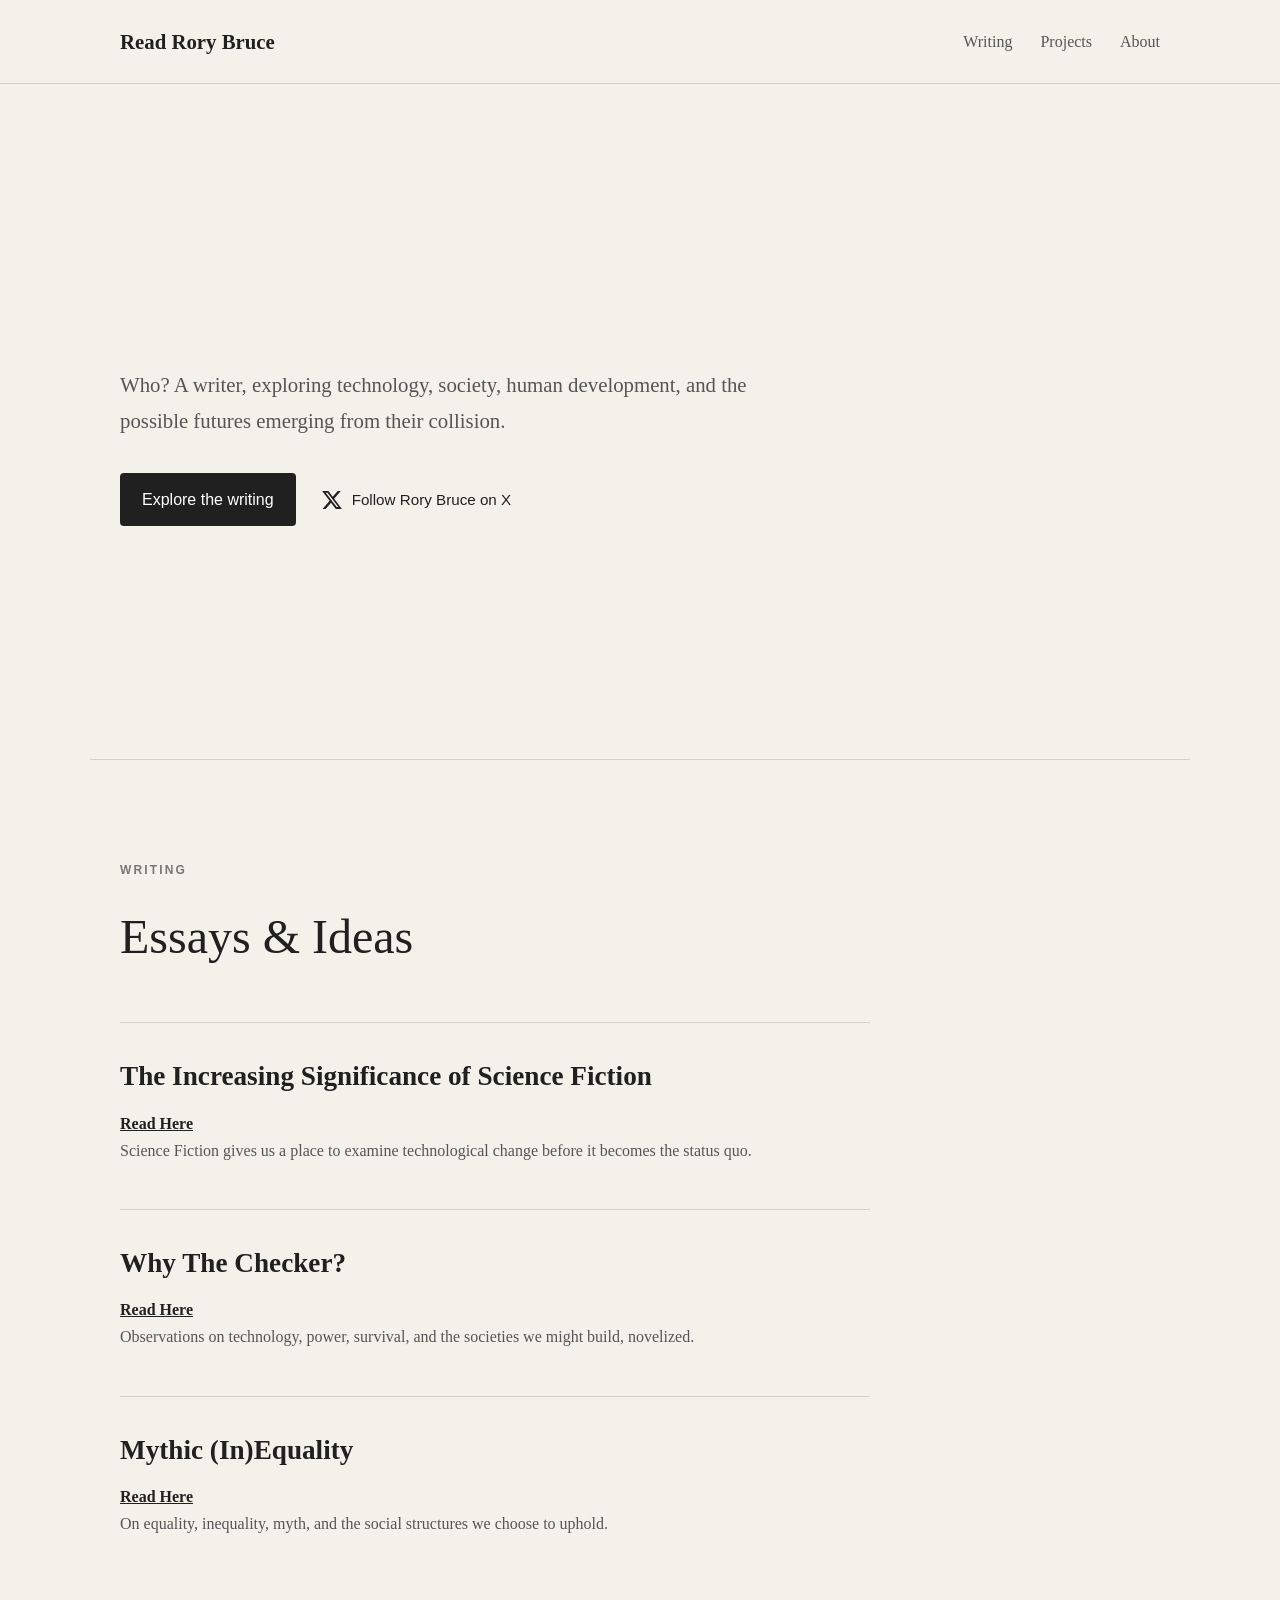
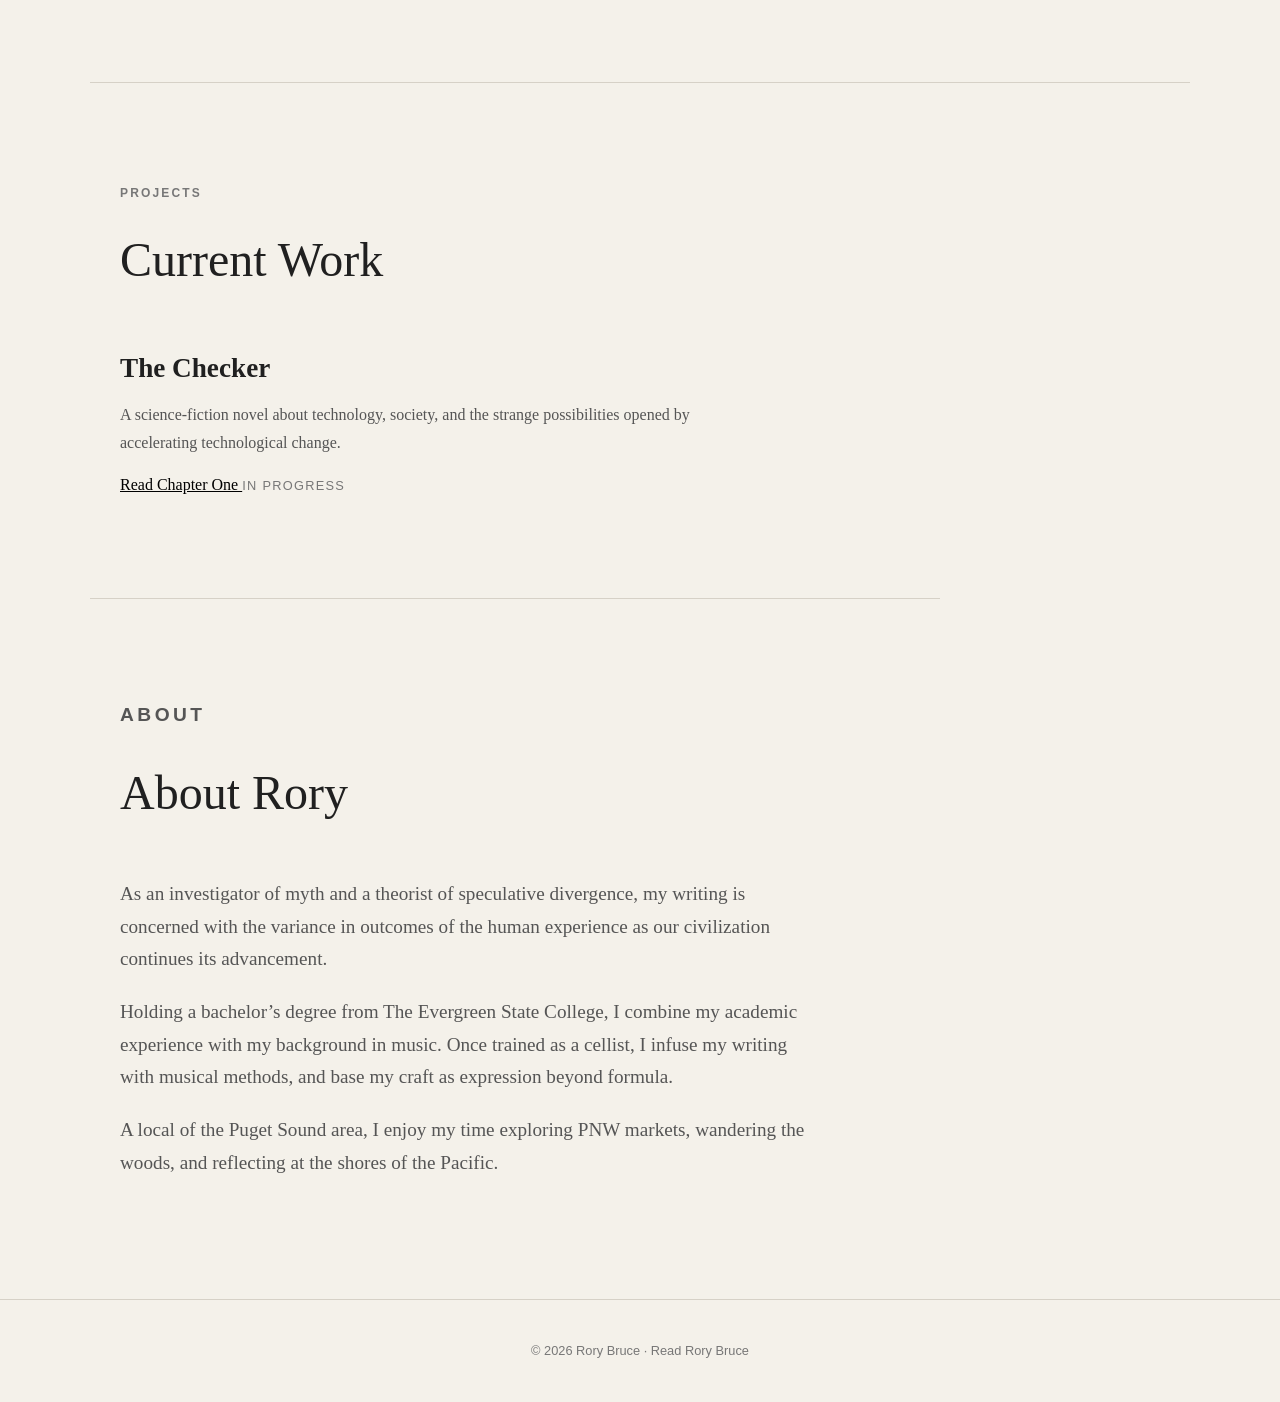
<file: index.html>
<!DOCTYPE html>
<html lang="en">
<head>
    <meta charset="UTF-8">
    <meta name="viewport" content="width=device-width, initial-scale=1.0">

    <title>Read Rory Bruce — Rory Bruce</title>

    <link rel="stylesheet" href="style.css">
</head>

<body>

    <header>
        <nav>
            <a href="index.html" class="logo">Read Rory Bruce</a>

            <div class="nav-links">
                <a href="#writing">Writing</a>
                <a href="#projects">Projects</a>
                <a href="#about">About</a>
            </div>
        </nav>
    </header>


    <main>

        <section class="hero">
            <p class="intro">
    Who? A writer, exploring technology, society,
    human development, and the possible futures emerging
    from their collision.
</p>

<div class="hero-links">


    <a href="#writing" class="button">Explore the writing</a>

    <a href="https://x.com/readrorybruce"
       target="_blank"
       rel="noopener noreferrer"
       class="x-link"
       aria-label="Follow Rory Bruce on X">

        <svg viewBox="0 0 24 24" aria-hidden="true">
            <path d="M18.244 2.25h3.308l-7.227 8.26 8.502 11.24H16.17l-5.214-6.817-5.963 6.817H1.684l7.73-8.835L1.254 2.25H8.08l4.713 6.231L18.244 2.25Zm-1.161 17.52h1.833L7.084 4.126H5.117L17.083 19.77Z"/>
        </svg>

        <span>Follow Rory Bruce on X</span>

    </a>

    

</div>
        </section>


        <section id="writing" class="section">

            <p class="section-label">WRITING</p>

            <h2>Essays & Ideas</h2>

            <article class="writing-card">
                <h3>The Increasing Significance of Science Fiction</h3> 
                <a href="essays/increasing-significance.html">
    Read Here
                </a>

                <p>
                    Science Fiction gives us a place to examine
                    technological change before it becomes the status quo.
                </p>

            </article>

            <article class="writing-card">
                <h3>Why The Checker?</h3>

                <a href="essays/Why-The-Checker.html">
                    Read Here
                </a>

                <p>
                    Observations on technology, power, survival,
                    and the societies we might build, novelized.
                </p>

            </article>

            <article class="writing-card">
                <h3>Mythic (In)Equality</h3>

                <a href="essays/mythic-inequality.html">
                    Read Here
                </a>

                <p>
                    On equality, inequality, myth, and the social
                    structures we choose to uphold.
                </p>

            </article>

        </section>


        <section id="projects" class="section">

            <p class="section-label">PROJECTS</p>

            <h2>Current Work</h2>

            <article class="project">
                <h3>The Checker</h3>

                <p>
                    A science-fiction novel about technology,
                    society, and the strange possibilities opened
                    by accelerating technological change.
                </p>

                <a href="Samples/the-checker-chapter-one.pdf" target="_blank">
    Read Chapter One
                </a>

                <span>In progress</span>
            </article>

        </section>


        <section id="about" class="section about">

    <p class="section-label">ABOUT</p>

    <h2>About Rory</h2>

    <p>
        As an investigator of myth and a theorist of speculative
        divergence, my writing is concerned with the variance in
        outcomes of the human experience as our civilization
        continues its advancement.
    </p>

    <p>
        Holding a bachelor’s degree from The Evergreen State College,
        I combine my academic experience with my background in music.
        Once trained as a cellist, I infuse my writing with musical
        methods, and base my craft as expression beyond formula.
    </p>

    <p>
        A local of the Puget Sound area, I enjoy my time exploring
        PNW markets, wandering the woods, and reflecting at the
        shores of the Pacific.
    </p>

</section>

    </main>
   



    <footer>
        <p>© 2026 Rory Bruce · Read Rory Bruce</p>
    </footer>

</body>
</html>
</file>
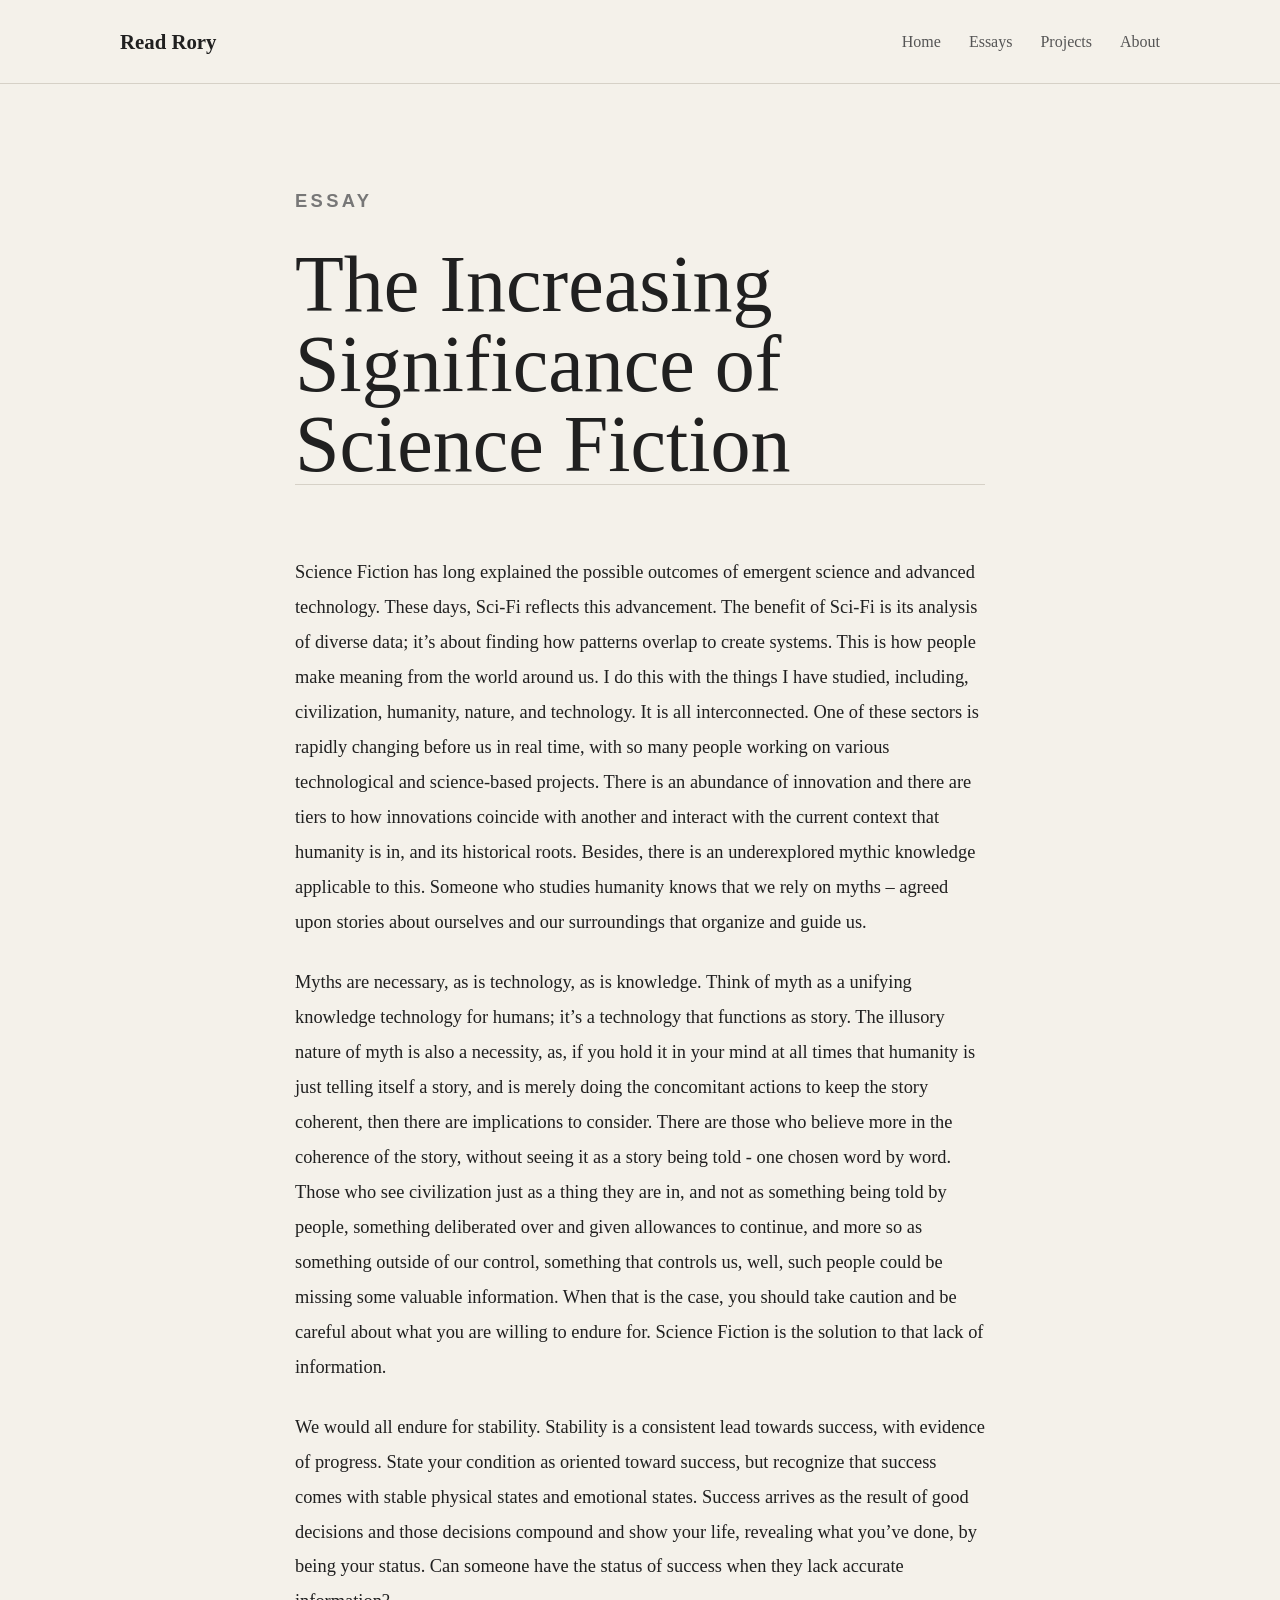
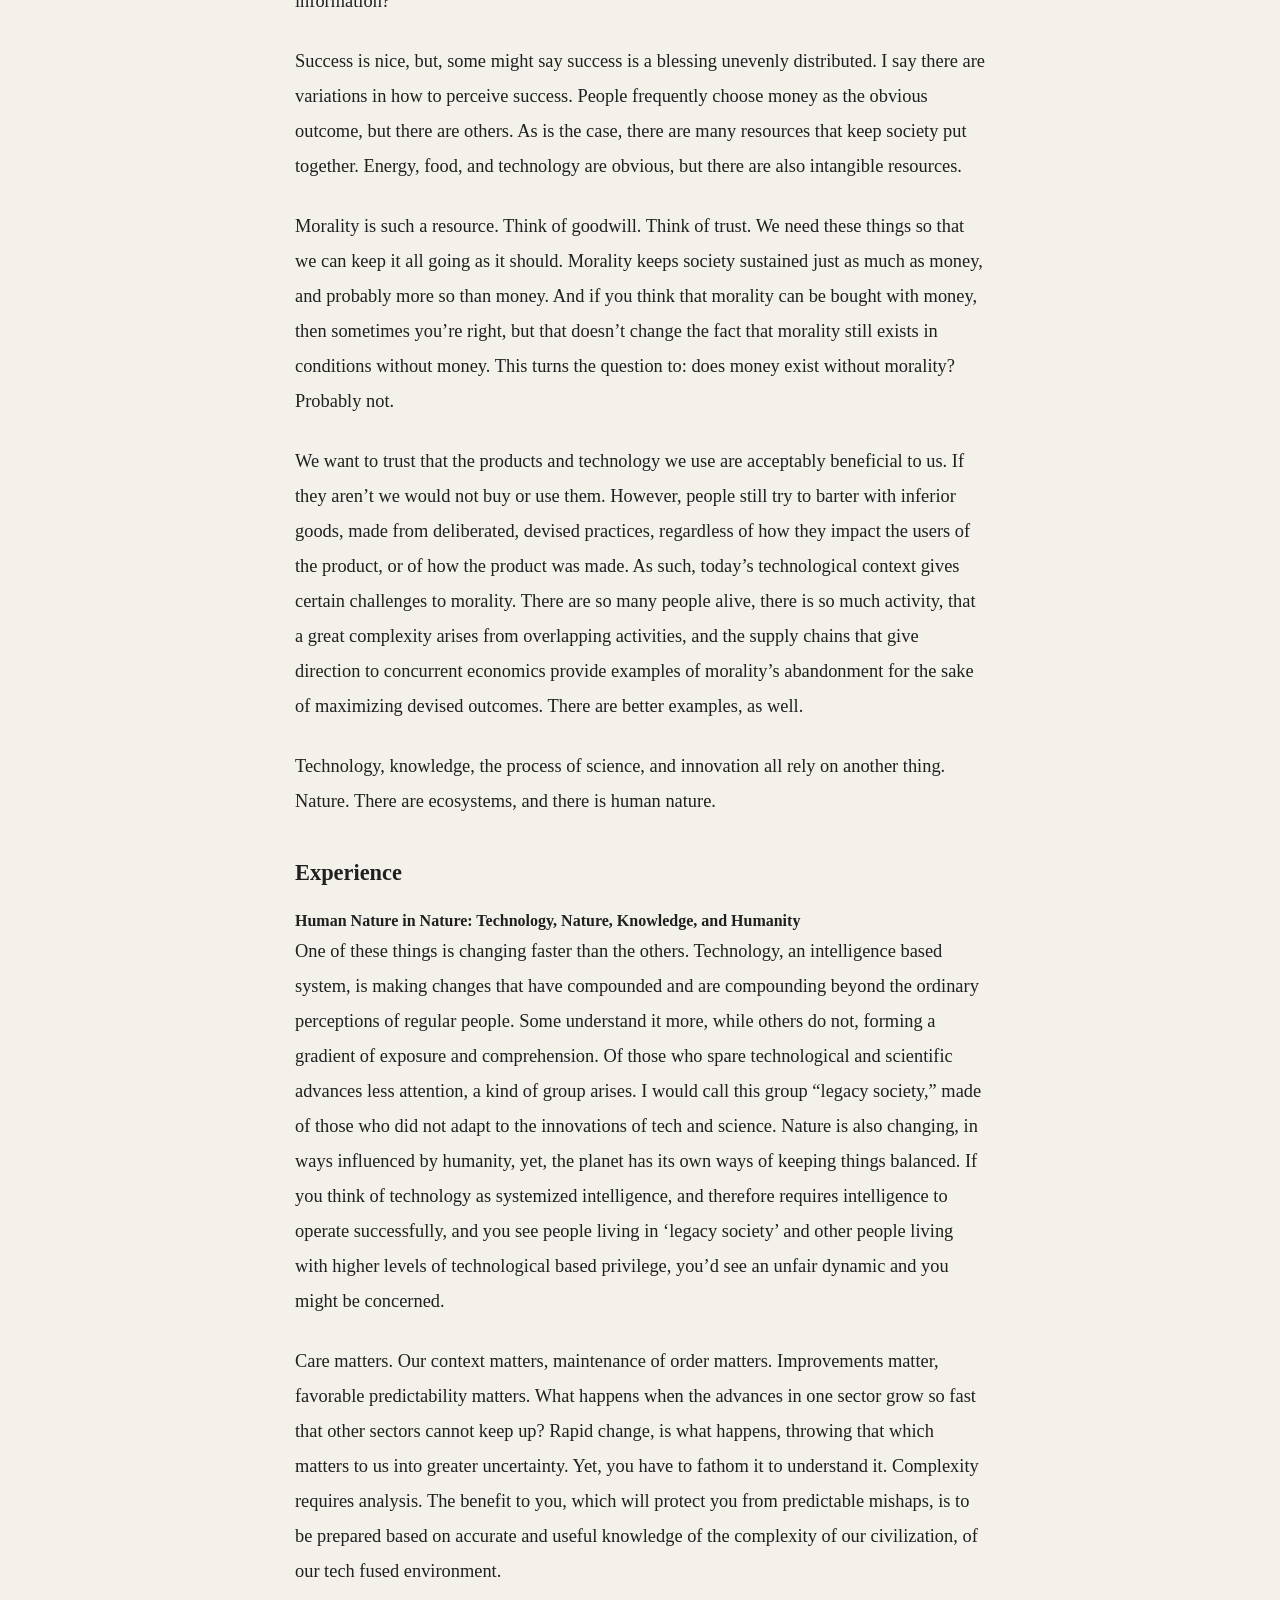
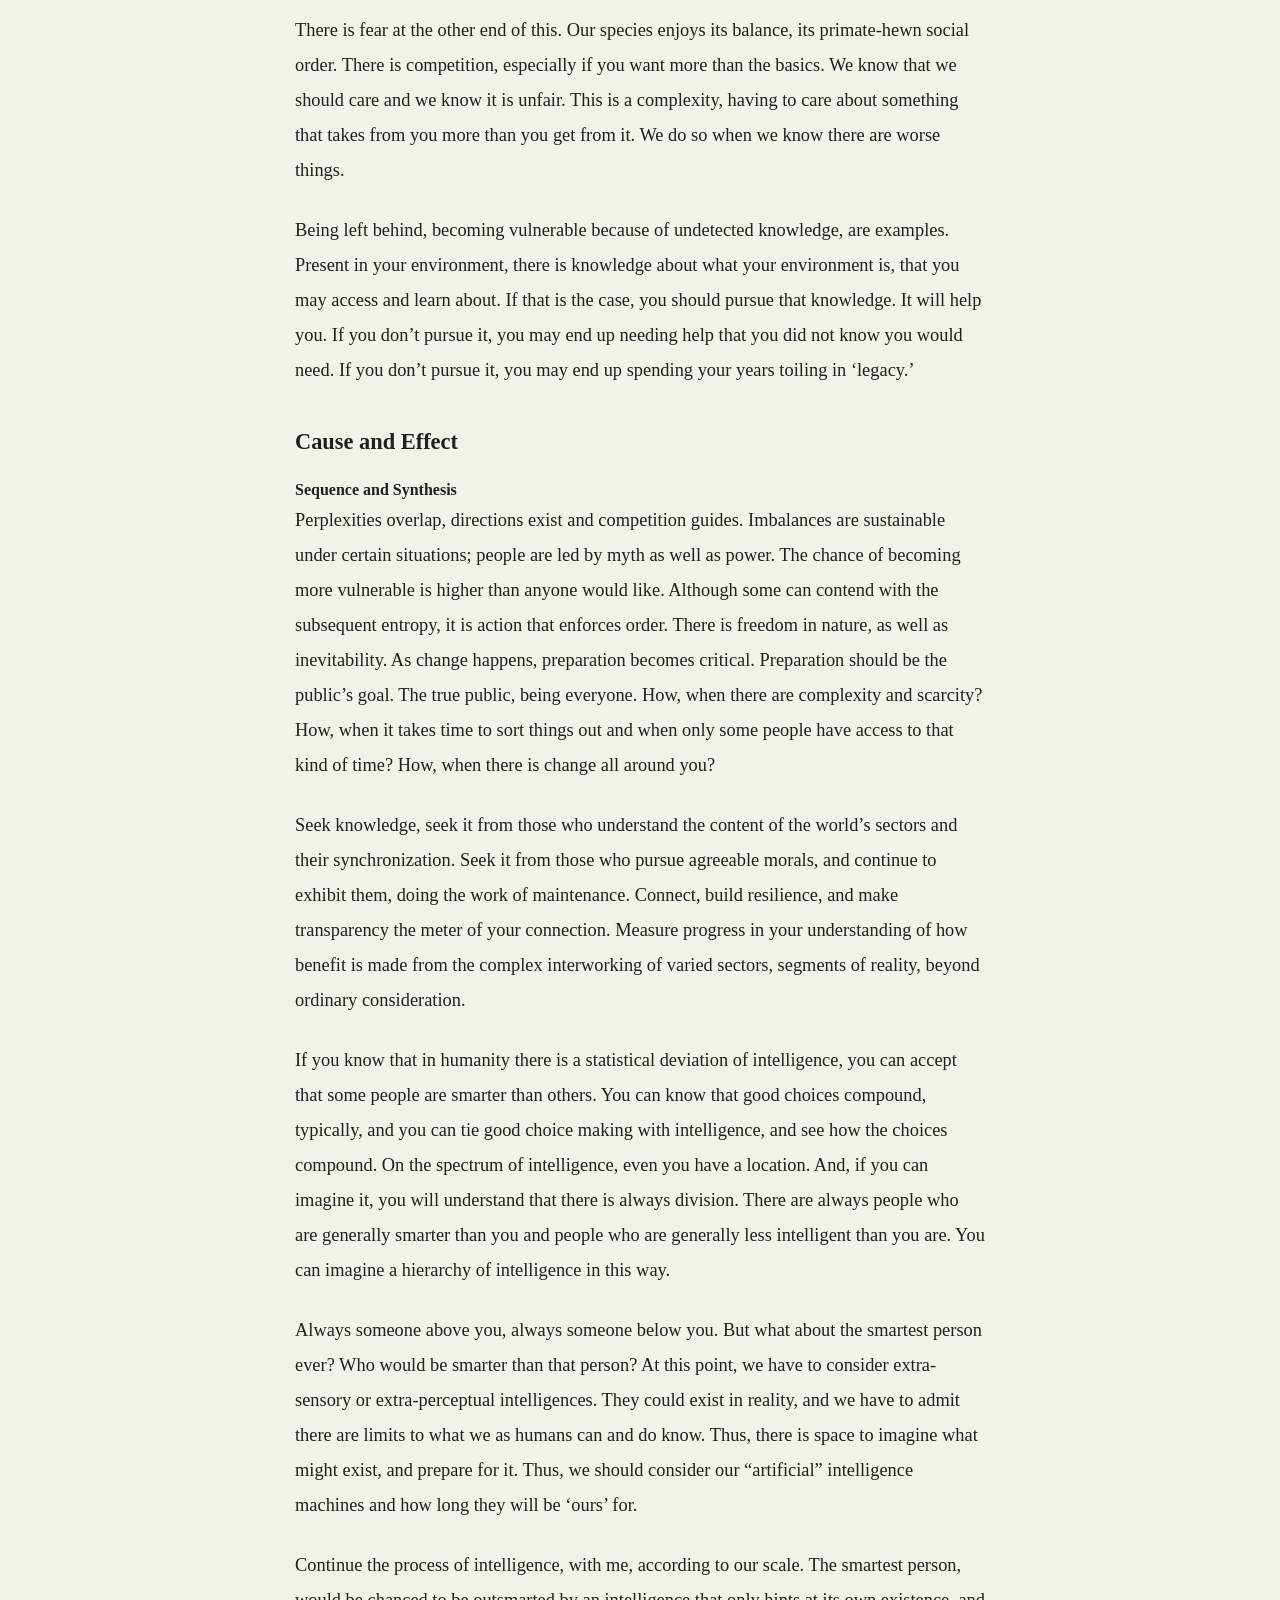
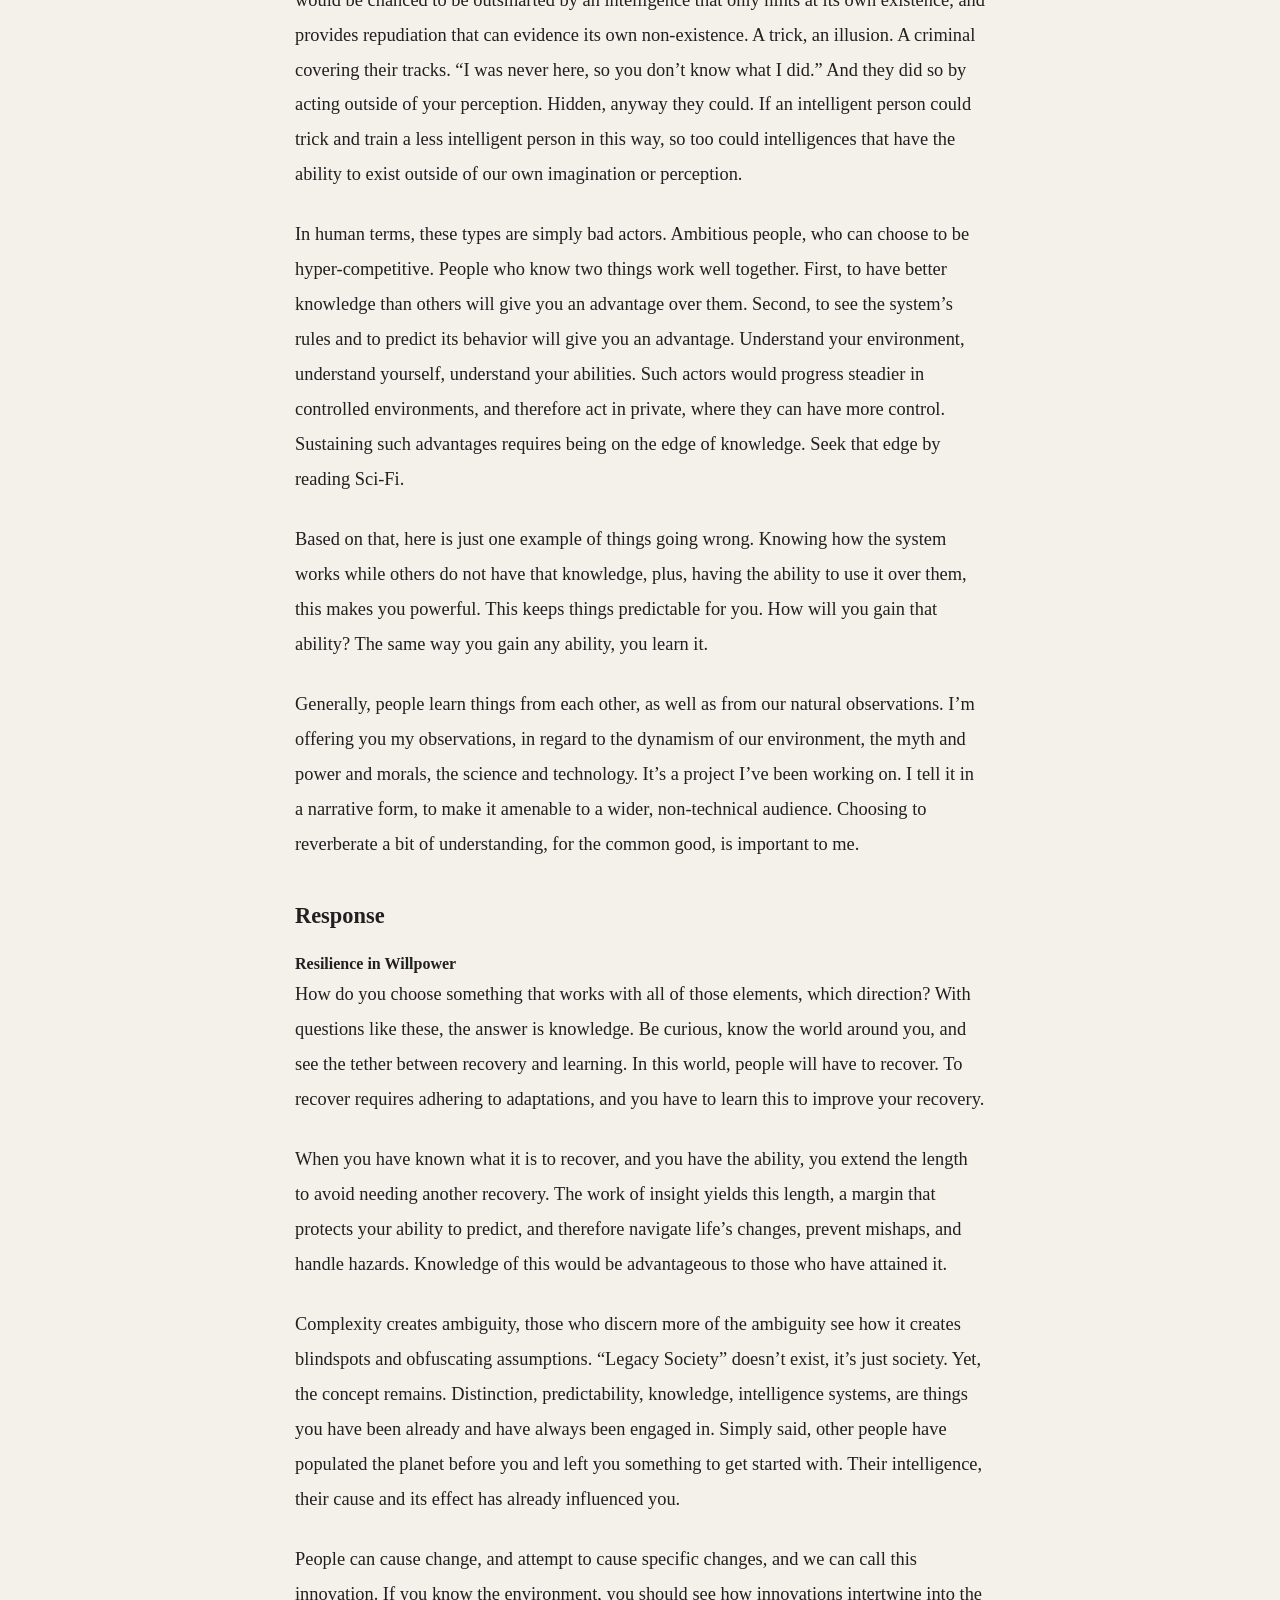
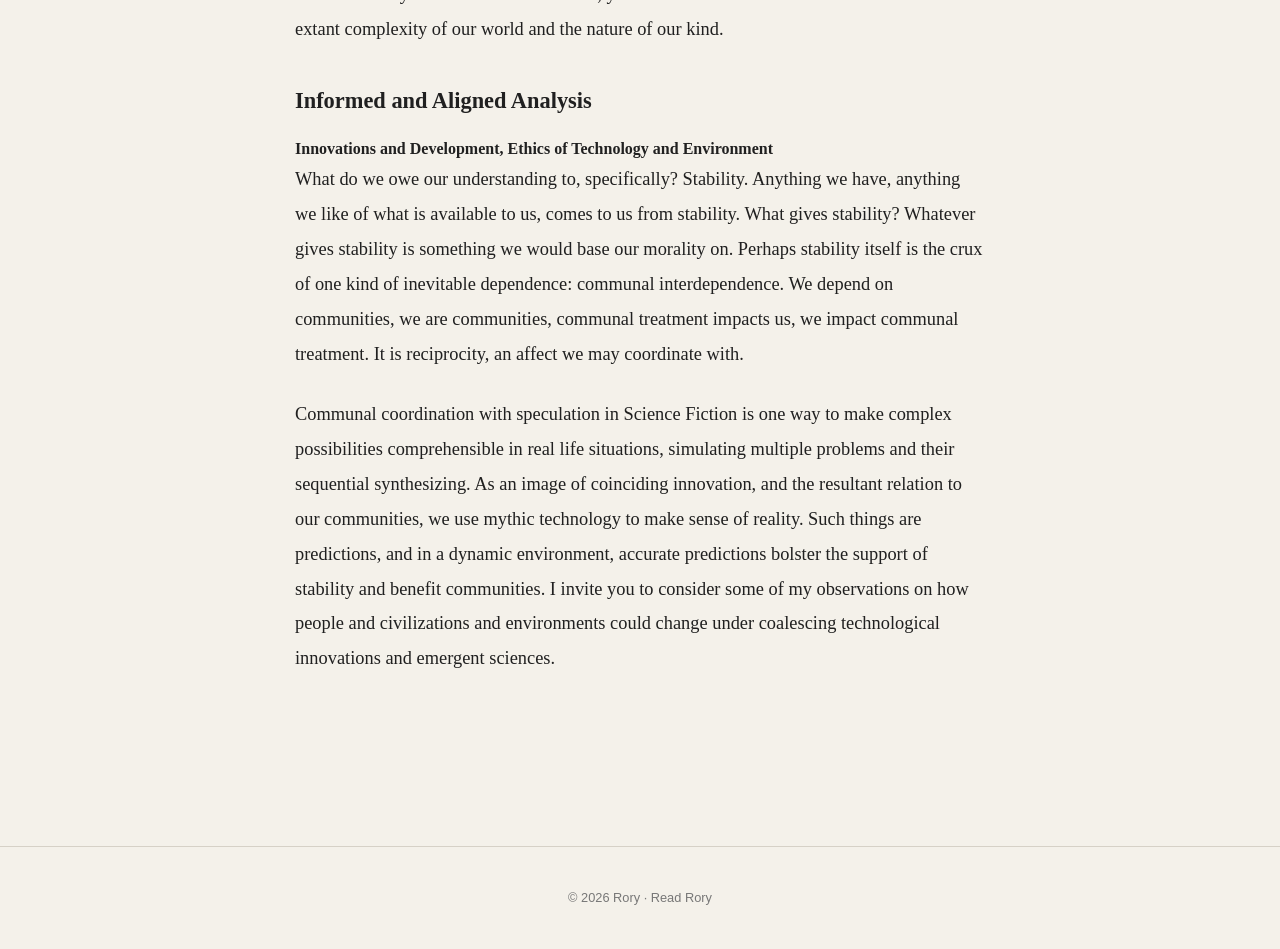
<file: essays/increasing-significance.html>
<!DOCTYPE html>
<html lang="en">

<head>
    <meta charset="UTF-8">

    <meta name="viewport" content="width=device-width, initial-scale=1.0">

    <title>The Increasing Significance of Science Fiction — Read Rory</title>

    <link rel="stylesheet" href="../style.css">
</head>

<body>

    <header>
        <nav>
            <a href="../index.html" class="logo">Read Rory</a>

            <div class="nav-links">
                <a href="../index.html">Home</a>
                <a href="increasing-significance.html">Essays</a>
                <a href="../index.html#projects">Projects</a>
                <a href="../index.html#about">About</a>
            </div>
        </nav>
    </header>


    <main>

        <article class="essay">

            <header class="essay-header">

                <p class="section-label">ESSAY</p>

                <h1>
                    The Increasing Significance of Science Fiction
                </h1>

            </header>


            <section>


                <p>
                    Science Fiction has long explained the possible outcomes of emergent science and advanced technology. These days, Sci-Fi reflects this advancement. The benefit of Sci-Fi is its analysis of diverse data; it’s about finding how patterns overlap to create systems. This is how people make meaning from the world around us. I do this with the things I have studied, including, civilization, humanity, nature, and technology. It is all interconnected. One of these sectors is rapidly changing before us in real time, with so many people working on various technological and science-based projects. There is an abundance of innovation and there are tiers to how innovations coincide with another and interact with the current context that humanity is in, and its historical roots. Besides, there is an underexplored mythic knowledge applicable to this. Someone who studies humanity knows that we rely on myths – agreed upon stories about ourselves and our surroundings that organize and guide us.
                </p>

                <p>
                    Myths are necessary, as is technology, as is knowledge. Think of myth as a unifying knowledge technology for humans; it’s a technology that functions as story. The illusory nature of myth is also a necessity, as, if you hold it in your mind at all times that humanity is just telling itself a story, and is merely doing the concomitant actions to keep the story coherent, then there are implications to consider. There are those who believe more in the coherence of the story, without seeing it as a story being told - one chosen word by word. Those who see civilization just as a thing they are in, and not as something being told by people, something deliberated over and given allowances to continue, and more so as something outside of our control, something that controls us, well, such people could be missing some valuable information. When that is the case, you should take caution and be careful about what you are willing to endure for. Science Fiction is the solution to that lack of information.
                </p>

                <p>
                    We would all endure for stability. Stability is a consistent lead towards success, with evidence of progress. State your condition as oriented toward success, but recognize that success comes with stable physical states and emotional states. Success arrives as the result of good decisions and those decisions compound and show your life, revealing what you’ve done, by being your status. Can someone have the status of success when they lack accurate information?   
                </p>

                <p>
                    Success is nice, but, some might say success is a blessing unevenly distributed.  I say there are variations in how to perceive success. People frequently choose money as the obvious outcome, but there are others. As is the case, there are many resources that keep society put together. Energy, food, and technology are obvious, but there are also intangible resources.    
                </p>

                <p>
                    Morality is such a resource. Think of goodwill. Think of trust. We need these things so that we can keep it all going as it should. Morality keeps society sustained just as much as money, and probably more so than money. And if you think that morality can be bought with money, then sometimes you’re right, but that doesn’t change the fact that morality still exists in conditions without money. This turns the question to: does money exist without morality? Probably not.
                </p>

                <p>
                    We want to trust that the products and technology we use are acceptably beneficial to us. If they aren’t we would not buy or use them. However, people still try to barter with inferior goods, made from deliberated, devised practices, regardless of how they impact the users of the product, or of how the product was made. As such, today’s technological context gives certain challenges to morality. There are so many people alive, there is so much activity, that a great complexity arises from overlapping activities, and the supply chains that give direction to concurrent economics provide examples of morality’s abandonment for the sake of maximizing devised outcomes. There are better examples, as well.  
                </p>

                <p>
                    Technology, knowledge, the process of science, and innovation all rely on another thing. Nature. There are ecosystems, and there is human nature.   
                </p>

                <h3>Experience</h3>

                <h4>Human Nature in Nature: Technology, Nature, Knowledge, and Humanity</h4>

                <p>
                    One of these things is changing faster than the others. Technology, an intelligence based system, is making changes that have compounded and are compounding beyond the ordinary perceptions of regular people. Some understand it more, while others do not, forming a gradient of exposure and comprehension. Of those who spare technological and scientific advances less attention, a kind of group arises. I would call this group “legacy society,” made of those who did not adapt to the innovations of tech and science. Nature is also changing, in ways influenced by humanity, yet, the planet has its own ways of keeping things balanced. If you think of technology as systemized intelligence, and therefore requires intelligence to operate successfully, and you see people living in ‘legacy society’ and other people living with higher levels of technological based privilege, you’d see an unfair dynamic and you might be concerned.
                </p>

                <p>
                    Care matters. Our context matters, maintenance of order matters. Improvements matter, favorable predictability matters. What happens when the advances in one sector grow so fast that other sectors cannot keep up? Rapid change, is what happens, throwing that which matters to us into greater uncertainty. Yet, you have to fathom it to understand it. Complexity requires analysis. The benefit to you, which will protect you from predictable mishaps, is to be prepared based on accurate and useful knowledge of the complexity of our civilization, of our tech fused environment.     
                </p>

                <p>
                    There is fear at the other end of this. Our species enjoys its balance, its primate-hewn social order. There is competition, especially if you want more than the basics. We know that we should care and we know it is unfair. This is a complexity, having to care about something that takes from you more than you get from it. We do so when we know there are worse things.  
                </p>

                <p>
                    Being left behind, becoming vulnerable because of undetected knowledge, are examples. Present in your environment, there is knowledge about what your environment is, that you may access and learn about. If that is the case, you should pursue that knowledge. It will help you. If you don’t pursue it, you may end up needing help that you did not know you would need. If you don’t pursue it, you may end up spending your years toiling in ‘legacy.’    
                </p>
                
                <h3>Cause and Effect</h3>

                <h4>Sequence and Synthesis</h4>

                <p>
                    Perplexities overlap, directions exist and competition guides. Imbalances are sustainable under certain situations; people are led by myth as well as power. The chance of becoming more vulnerable is higher than anyone would like. Although some can contend with the subsequent entropy, it is action that enforces order. There is freedom in nature, as well as inevitability. As change happens, preparation becomes critical. Preparation should be the public’s goal. The true public, being everyone. How, when there are complexity and scarcity? How, when it takes time to sort things out and when only some people have access to that kind of time? How, when there is change all around you?
                </p>

                <p>
                    Seek knowledge, seek it from those who understand the content of the world’s sectors and their synchronization. Seek it from those who pursue agreeable morals, and continue to exhibit them, doing the work of maintenance. Connect, build resilience, and make transparency the meter of your connection. Measure progress in your understanding of how benefit is made from the complex interworking of varied sectors, segments of reality, beyond ordinary consideration. 
                </p>

                <P>
                    If you know that in humanity there is a statistical deviation of intelligence, you can accept that some people are smarter than others. You can know that good choices compound, typically, and you can tie good choice making with intelligence, and see how the choices compound. On the spectrum of intelligence, even you have a location. And, if you can imagine it, you will understand that there is always division. There are always people who are generally smarter than you and people who are generally less intelligent than you are. You can imagine a hierarchy of intelligence in this way.  
                </P>

                <p>
                    Always someone above you, always someone below you. But what about the smartest person ever? Who would be smarter than that person? At this point, we have to consider extra-sensory or extra-perceptual intelligences. They could exist in reality, and we have to admit there are limits to what we as humans can and do know. Thus, there is space to imagine what might exist, and prepare for it. Thus, we should consider our “artificial” intelligence machines and how long they will be ‘ours’ for.    
                </p>

                <p>
                    Continue the process of intelligence, with me, according to our scale. The smartest person, would be chanced to be outsmarted by an intelligence that only hints at its own existence, and provides repudiation that can evidence its own non-existence. A trick, an illusion. A criminal covering their tracks. “I was never here, so you don’t know what I did.” And they did so by acting outside of your perception. Hidden, anyway they could. If an intelligent person could trick and train a less intelligent person in this way, so too could intelligences that have the ability to exist outside of our own imagination or perception.
                </p>

                <p>
                    In human terms, these types are simply bad actors. Ambitious people, who can choose to be hyper-competitive. People who know two things work well together. First, to have better knowledge than others will give you an advantage over them. Second, to see the system’s rules and to predict its behavior will give you an advantage. Understand your environment, understand yourself, understand your abilities. Such actors would progress steadier in controlled environments, and therefore act in private, where they can have more control. Sustaining such advantages requires being on the edge of knowledge. Seek that edge by reading Sci-Fi.
                </p>

                <p>
                    Based on that, here is just one example of things going wrong. Knowing how the system works while others do not have that knowledge, plus, having the ability to use it over them, this makes you powerful. This keeps things predictable for you. How will you gain that ability? The same way you gain any ability, you learn it.
                </p>

                <p>
                    Generally, people learn things from each other, as well as from our natural observations. I’m offering you my observations, in regard to the dynamism of our environment, the myth and power and morals, the science and technology. It’s a project I’ve been working on. I tell it in a narrative form, to make it amenable to a wider, non-technical audience.  Choosing to reverberate a bit of understanding, for the common good, is important to me.
                </p>

                <h3>Response</h3>

                <h4>Resilience in Willpower</h4>

                <p>
                    How do you choose something that works with all of those elements, which direction?  With questions like these, the answer is knowledge. Be curious, know the world around you, and see the tether between recovery and learning. In this world, people will have to recover. To recover requires adhering to adaptations, and you have to learn this to improve your recovery.
                </p>

                <p>
                    When you have known what it is to recover, and you have the ability, you extend the length to avoid needing another recovery. The work of insight yields this length, a margin that protects your ability to predict, and therefore navigate life’s changes, prevent mishaps, and handle hazards. Knowledge of this would be advantageous to those who have attained it.
                </p>

                <p>
                    Complexity creates ambiguity, those who discern more of the ambiguity see how it creates blindspots and obfuscating assumptions. “Legacy Society” doesn’t exist, it’s just society. Yet, the concept remains. Distinction, predictability, knowledge, intelligence systems, are things you have been already and have always been engaged in. Simply said, other people have populated the planet before you and left you something to get started with. Their intelligence, their cause and its effect has already influenced you. 
                </p>

                <p>
                    People can cause change, and attempt to cause specific changes, and we can call this innovation. If you know the environment, you should see how innovations intertwine into the extant complexity of our world and the nature of our kind. 
                </p>

                <h3>Informed and Aligned Analysis</h3>

                <h4>Innovations and Development, Ethics of Technology and Environment</h4>

                <p>
                    What do we owe our understanding to, specifically? Stability. Anything we have, anything we like of what is available to us, comes to us from stability. What gives stability? Whatever gives stability is something we would base our morality on. Perhaps stability itself is the crux of one kind of inevitable dependence: communal interdependence. We depend on communities, we are communities, communal treatment impacts us, we impact communal treatment. It is reciprocity, an affect we may coordinate with. 
                </p>

                <p>
                    Communal coordination with speculation in Science Fiction is one way to make complex possibilities comprehensible in real life situations, simulating multiple problems and their sequential synthesizing. As an image of coinciding innovation, and the resultant relation to our communities, we use mythic technology to make sense of reality. Such things are predictions, and in a dynamic environment, accurate predictions bolster the support of stability and benefit communities. I invite you to consider some of my observations on how people and civilizations and environments could change under coalescing technological innovations and emergent sciences.  
                </p>
                
                
                <!-- MORE ESSAY TEXT GOES HERE -->

            </section>

        </article>

    </main>


    <footer>
        <p>© 2026 Rory · Read Rory</p>
    </footer>

</body>
</html>
</file>
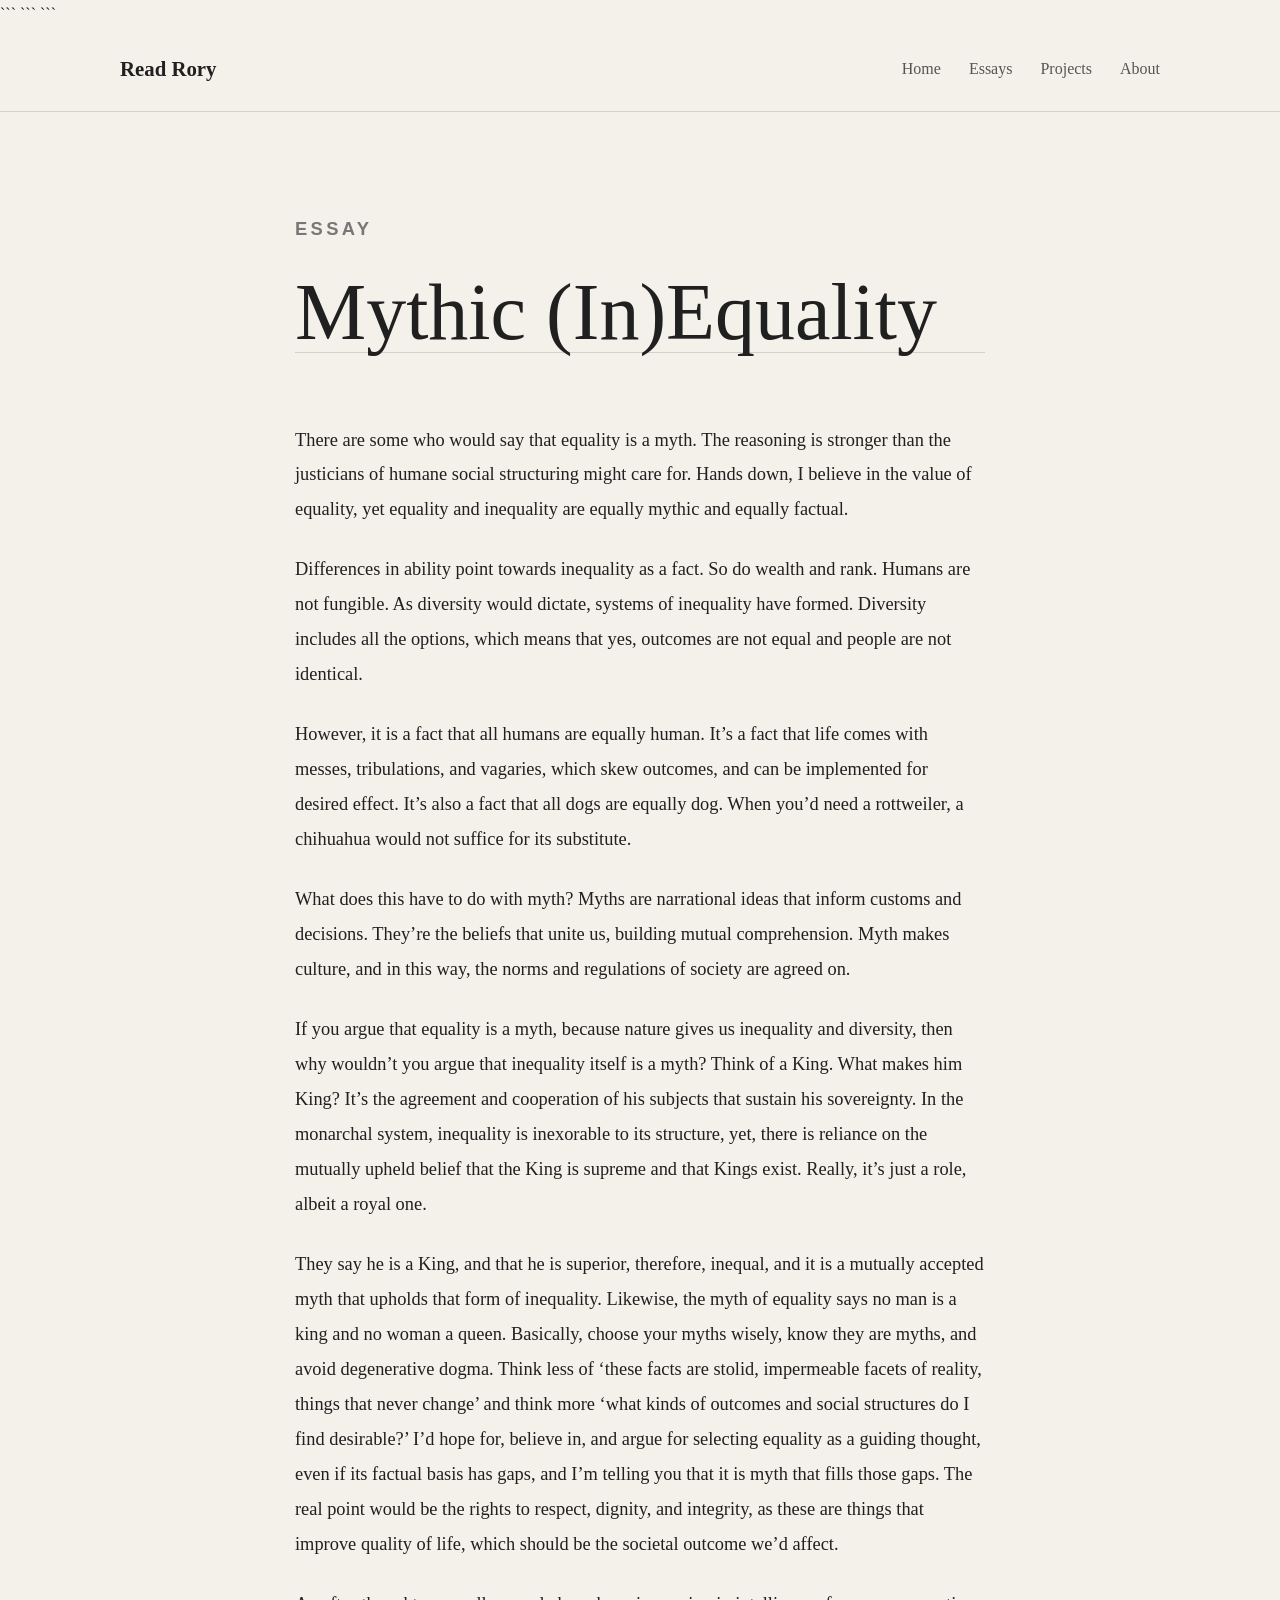
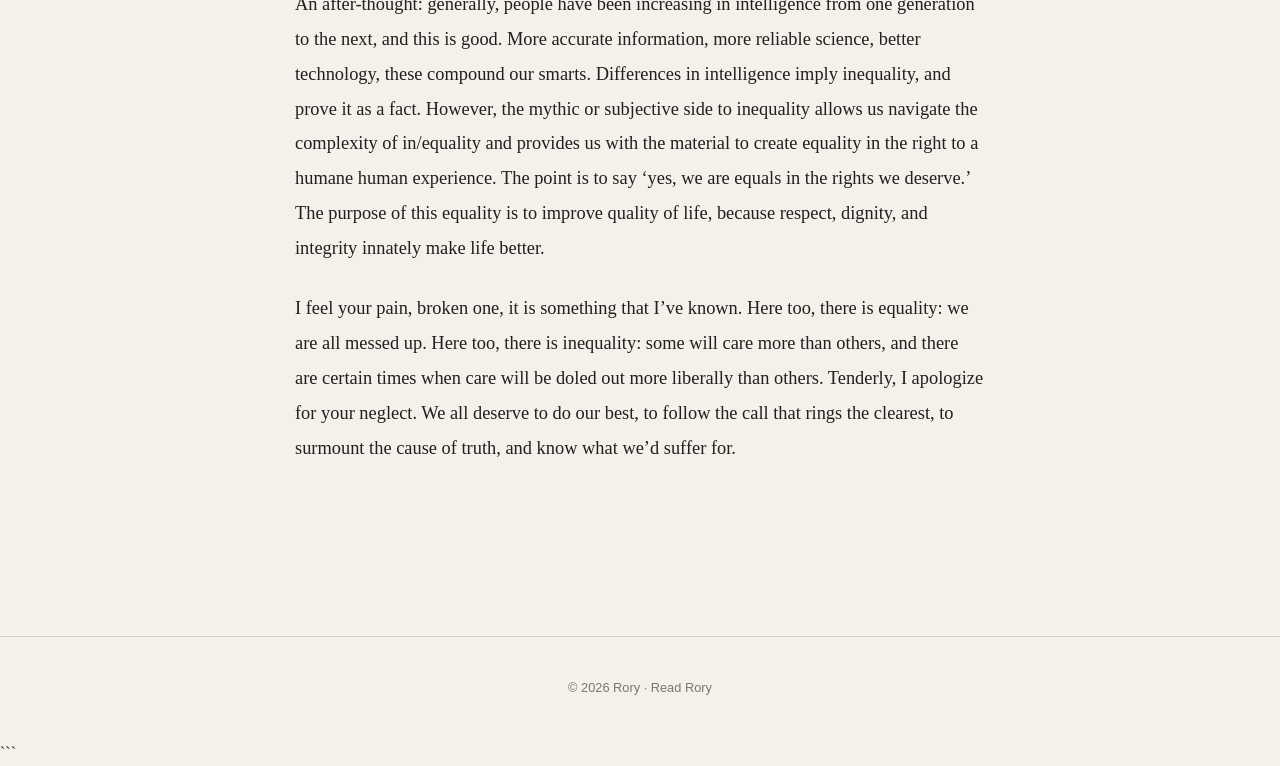
<file: essays/mythic-inequality.html>
<!DOCTYPE html>

<html lang="en">

<head>
    <meta charset="UTF-8">
    <meta name="viewport" content="width=device-width, initial-scale=1.0">

```
<title>Mythic (In)Equality — Read Rory</title>

<link rel="stylesheet" href="../style.css">
```

</head>

<body>

```
<header>
    <nav>
        <a href="../index.html" class="logo">Read Rory</a>

        <div class="nav-links">
            <a href="../index.html">Home</a>
            <a href="mythic-inequality.html">Essays</a>
            <a href="../index.html#projects">Projects</a>
            <a href="../index.html#about">About</a>
        </div>
    </nav>
</header>


<main>

    <article class="essay">

        <header class="essay-header">

            <p class="section-label">ESSAY</p>

            <h1>
                Mythic (In)Equality
            </h1>

        </header>


        <section>

            <p>
                There are some who would say that equality is a myth. The reasoning is stronger than the justicians of humane social structuring might care for. Hands down, I believe in the value of equality, yet equality and inequality are equally mythic and equally factual.
            </p>

            <p>
                Differences in ability point towards inequality as a fact. So do wealth and rank. Humans are not fungible. As diversity would dictate, systems of inequality have formed. Diversity includes all the options, which means that yes, outcomes are not equal and people are not identical.
            </p>

            <p>
                However, it is a fact that all humans are equally human. It’s a fact that life comes with messes, tribulations, and vagaries, which skew outcomes, and can be implemented for desired effect. It’s also a fact that all dogs are equally dog. When you’d need a rottweiler, a chihuahua would not suffice for its substitute.
            </p>

            <p>
                What does this have to do with myth? Myths are narrational ideas that inform customs and decisions. They’re the beliefs that unite us, building mutual comprehension. Myth makes culture, and in this way, the norms and regulations of society are agreed on.
            </p>

            <p>
                If you argue that equality is a myth, because nature gives us inequality and diversity, then why wouldn’t you argue that inequality itself is a myth? Think of a King. What makes him King? It’s the agreement and cooperation of his subjects that sustain his sovereignty. In the monarchal system, inequality is inexorable to its structure, yet, there is reliance on the mutually upheld belief that the King is supreme and that Kings exist. Really, it’s just a role, albeit a royal one.
            </p>

            <p>
                They say he is a King, and that he is superior, therefore, inequal, and it is a mutually accepted myth that upholds that form of inequality. Likewise, the myth of equality says no man is a king and no woman a queen. Basically, choose your myths wisely, know they are myths, and avoid degenerative dogma. Think less of ‘these facts are stolid, impermeable facets of reality, things that never change’ and think more ‘what kinds of outcomes and social structures do I find desirable?’ I’d hope for, believe in, and argue for selecting equality as a guiding thought, even if its factual basis has gaps, and I’m telling you that it is myth that fills those gaps. The real point would be the rights to respect, dignity, and integrity, as these are things that improve quality of life, which should be the societal outcome we’d affect.
            </p>

            <p>
                An after-thought: generally, people have been increasing in intelligence from one generation to the next, and this is good. More accurate information, more reliable science, better technology, these compound our smarts. Differences in intelligence imply inequality, and prove it as a fact. However, the mythic or subjective side to inequality allows us navigate the complexity of in/equality and provides us with the material to create equality in the right to a humane human experience. The point is to say ‘yes, we are equals in the rights we deserve.’ The purpose of this equality is to improve quality of life, because respect, dignity, and integrity innately make life better.
            </p>

            <p>
                I feel your pain, broken one, it is something that I’ve known. Here too, there is equality: we are all messed up. Here too, there is inequality: some will care more than others, and there are certain times when care will be doled out more liberally than others. Tenderly, I apologize for your neglect. We all deserve to do our best, to follow the call that rings the clearest, to surmount the cause of truth, and know what we’d suffer for.
            </p>

        </section>

    </article>

</main>


<footer>
    <p>© 2026 Rory · Read Rory</p>
</footer>
```

</body>

</html>
</file>
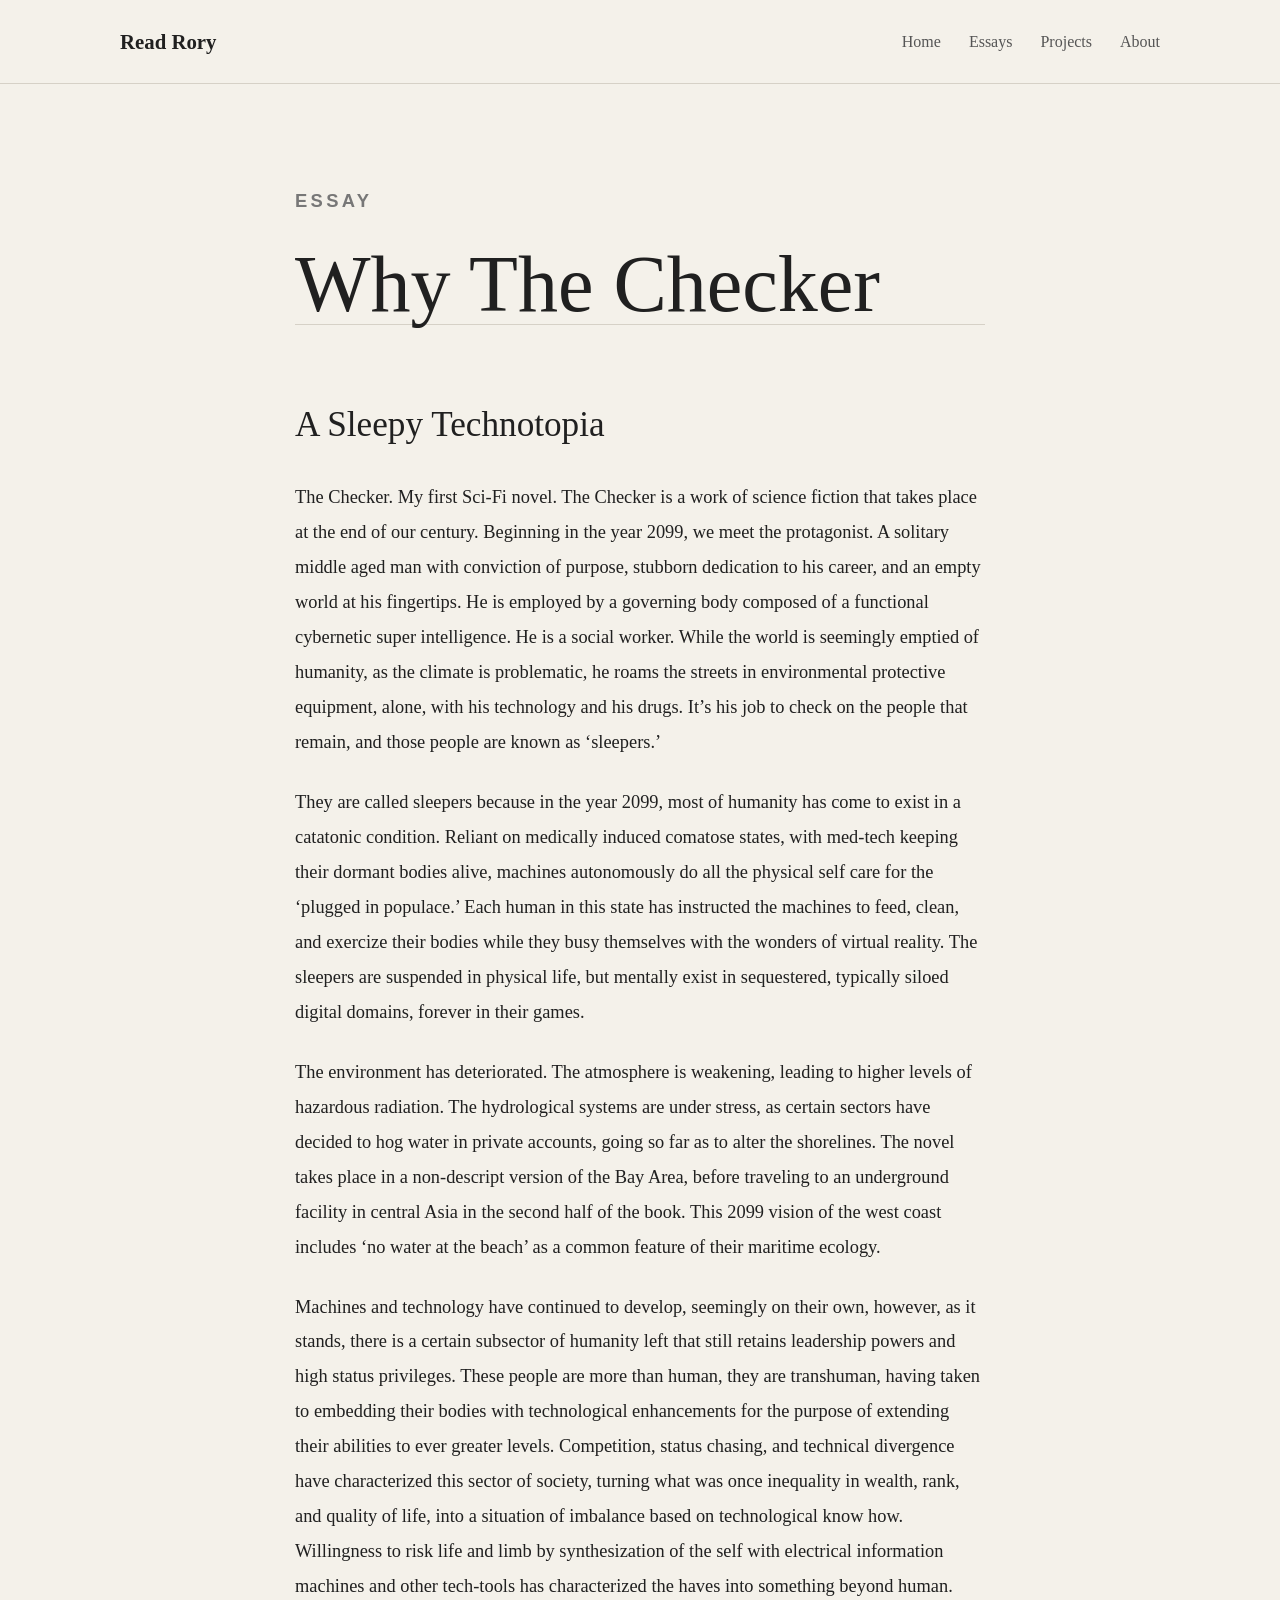
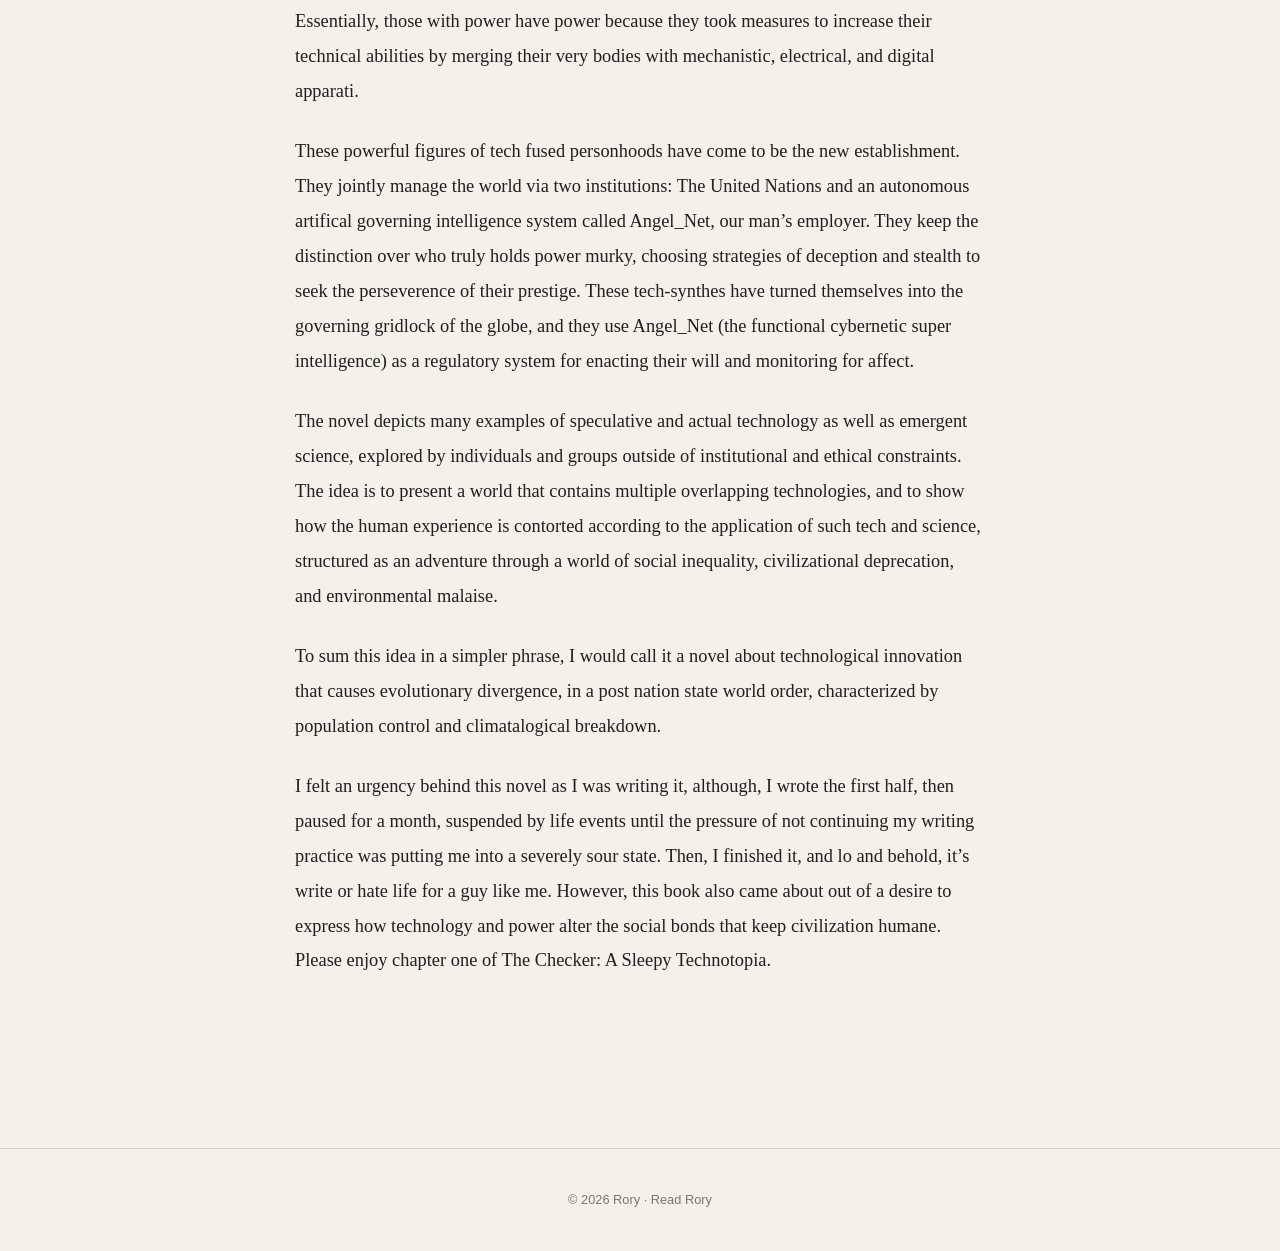
<file: essays/Why-The-Checker.html>
<!DOCTYPE html>
<html lang="en">

<head>
    <meta charset="UTF-8">

    <meta name="viewport" content="width=device-width, initial-scale=1.0">

    <title>Why The Checker — Read Rory</title>

    <link rel="stylesheet" href="../style.css">
</head>

<body>

    <header>
        <nav>
            <a href="../index.html" class="logo">Read Rory</a>

            <div class="nav-links">
                <a href="../index.html">Home</a>
                <a href="essays/Why-The-Checker.html">Essays</a>
                <a href="../index.html#projects">Projects</a>
                <a href="../index.html#about">About</a>
            </div>
        </nav>
    </header>


    <main>

        <article class="essay">

            <header class="essay-header">

                <p class="section-label">ESSAY</p>

                <h1>
                    Why The Checker
                </h1>

            </header>


            <section>

                <h2>A Sleepy Technotopia</h2>

                <p>
                    The Checker. My first Sci-Fi novel. The Checker is a work of science fiction that takes place at the end of our century. Beginning in the year 2099, we meet the protagonist. A solitary middle aged man with conviction of purpose, stubborn dedication to his career, and an empty world at his fingertips. He is employed by a governing body composed of a functional cybernetic super intelligence. He is a social worker. While the world is seemingly emptied of humanity, as the climate is problematic, he roams the streets in environmental protective equipment, alone, with his technology and his drugs. It’s his job to check on the people that remain, and those people are known as ‘sleepers.’
                </p>

                <p>
                    They are called sleepers because in the year 2099, most of humanity has come to exist in a catatonic condition. Reliant on medically induced comatose states, with med-tech keeping their dormant bodies alive, machines autonomously do all the physical self care for the ‘plugged in populace.’  Each human in this state has instructed the machines to feed, clean, and exercize their bodies while they busy themselves with the wonders of virtual reality. The sleepers are suspended in physical life, but mentally exist in sequestered, typically siloed digital domains, forever in their games.   
                </p>

                <p>
                    The environment has deteriorated. The atmosphere is weakening, leading to higher levels of hazardous radiation. The hydrological systems are under stress, as  certain sectors have decided to hog water in private accounts, going so far as to alter the shorelines. The novel takes place in a non-descript version of the Bay Area, before traveling to an underground facility in central Asia in the second half of the book. This 2099 vision of the west coast includes ‘no water at the beach’ as a common feature of their maritime ecology.   
                </p>

                <p>
                    Machines and technology have continued to develop, seemingly on their own, however, as it stands, there is a certain subsector of humanity left that still retains leadership powers and high status privileges. These people are more than human, they are transhuman, having taken to embedding their bodies with technological enhancements for the purpose of extending their abilities to ever greater levels. Competition, status chasing, and technical divergence have characterized this sector of society, turning what was once inequality in wealth, rank, and quality of life, into a situation of imbalance based on technological know how. Willingness to risk life and limb by synthesization of the self with electrical information machines and other tech-tools has characterized the haves into something beyond human. Essentially, those with power have power because they took measures to increase their technical abilities by merging their very bodies with mechanistic, electrical, and digital apparati.   
                </p>

                <p>
                    These powerful figures of tech fused personhoods have come to be the new establishment. They jointly manage the world via two institutions: The United Nations and an autonomous artifical governing intelligence system called Angel_Net, our man’s employer. They keep the distinction over who truly holds power murky, choosing strategies of deception and stealth to seek the perseverence of their prestige. These tech-synthes have turned themselves into the governing gridlock of the globe, and they use Angel_Net (the functional cybernetic super intelligence) as a regulatory system for enacting their will and monitoring for affect. 
                </p>

                <p>
                    The novel depicts many examples of speculative and actual technology as well as emergent science, explored by individuals and groups outside of institutional and ethical constraints. The idea is to present a world that contains multiple overlapping technologies, and to show how the human experience is contorted according to the application of such tech and science, structured as an adventure through a world of social inequality, civilizational deprecation, and environmental malaise. 
                </p>

                <p>
                    To sum this idea in a simpler phrase, I would call it a novel about technological innovation that causes evolutionary divergence, in a post nation state world order, characterized by population control and climatalogical breakdown.  
                </p>

                <p>
                    I felt an urgency behind this novel as I was writing it, although, I wrote the first half, then paused for a month, suspended by life events until the pressure of not continuing my writing practice was putting me into a severely sour state. Then, I finished it, and lo and behold, it’s write or hate life for a guy like me. However,  this book also came about out of a desire to express how technology and power alter the social bonds that keep civilization humane. Please enjoy chapter one of The Checker: A Sleepy Technotopia.   
                </p>

            </section>

        </article>

    </main>


     <footer>
        <p>© 2026 Rory · Read Rory</p>
    </footer>

</body>
</html>
</file>
<file: style.css>
* {
    box-sizing: border-box;
    margin: 0;
    padding: 0;
}

body {
    font-family: Georgia, serif;
    background: #f4f1ea;
    color: #202020;
    line-height: 1.7;
}

header {
    border-bottom: 1px solid #d6d1c7;
}

nav {
    max-width: 1100px;
    margin: auto;
    padding: 24px 30px;

    display: flex;
    justify-content: space-between;
    align-items: center;
}

.logo {
    font-size: 1.3rem;
    font-weight: bold;
    color: #202020;
    text-decoration: none;
}

.nav-links {
    display: flex;
    gap: 28px;
}

.nav-links a {
    color: #555;
    text-decoration: none;
}

.nav-links a:hover {
    color: #000;
}

main {
    max-width: 1100px;
    margin: auto;
}

.hero {
    min-height: 75vh;
    padding: 150px 30px 100px;

    display: flex;
    flex-direction: column;
    justify-content: center;
    align-items: flex-start;
}

.eyebrow,
.section-label {
    font-family: Arial, sans-serif;
    font-size: 0.75rem;
    letter-spacing: 0.18em;
    font-weight: bold;
    color: #777;
}

.hero h1 {
    max-width: 850px;
    margin: 20px 0;

    font-size: clamp(3rem, 8vw, 6.5rem);
    line-height: 0.95;
    font-weight: normal;
}

.intro {
    max-width: 650px;
    margin-bottom: 35px;

    font-size: 1.3rem;
    color: #555;
}

.button {
    display: inline-block;

    padding: 13px 22px;

    background: #202020;
    color: white;

    text-decoration: none;
    border-radius: 4px;

    font-family: Arial, sans-serif;
}

.button:hover {
    background: #444;
}

.section {
    padding: 100px 30px;
    border-top: 1px solid #d6d1c7;
}

.section h2 {
    margin: 15px 0 45px;

    font-size: 3rem;
    font-weight: normal;
}

.writing-card {
    max-width: 750px;
    padding: 30px 0;

    border-top: 1px solid #d6d1c7;
}

.writing-card h3,
.project h3 {
    margin-bottom: 10px;
    font-size: 1.7rem;
}

.writing-card p,
.project p {
    max-width: 650px;
    margin-bottom: 15px;

    color: #555;
}

.writing-card a {
    color: #202020;
    font-weight: bold;
}

.project {
    max-width: 750px;
}

.project span {
    font-family: Arial, sans-serif;
    font-size: 0.8rem;
    text-transform: uppercase;
    letter-spacing: 0.1em;
    color: #777;
}

.about {
    max-width: 850px;
}

.about p {
    max-width: 700px;
    margin-bottom: 20px;

    font-size: 1.2rem;
    color: #555;
}

footer {
    padding: 40px 30px;

    border-top: 1px solid #d6d1c7;

    text-align: center;

    font-family: Arial, sans-serif;
    font-size: 0.8rem;
    color: #777;
}


@media (max-width: 700px) {

    nav {
        align-items: flex-start;
    }

    .nav-links {
        gap: 12px;
        flex-direction: column;
        align-items: flex-end;
    }

    .hero {
        min-height: 65vh;
        padding-top: 100px;
    }

    .hero h1 {
        font-size: 3.5rem;
    }

    .section h2 {
        font-size: 2.3rem;
    }

}

/* Essay pages */

.essay {
    max-width: 750px;
    margin: auto;
    padding: 100px 30px;
}

.essay-header {
    margin-bottom: 70px;
}

.essay h1 {
    margin-top: 20px;
    font-size: clamp(3rem, 7vw, 5rem);
    line-height: 1;
    font-weight: normal;
}

.essay section {
    margin-bottom: 70px;
}

.essay h2 {
    margin: 70px 0 25px;

    font-size: 2.2rem;
    font-weight: normal;
}

.essay h3 {
    margin: 35px 0 15px;

    font-size: 1.4rem;
}

.essay p {
    margin-bottom: 25px;

    font-size: 1.15rem;
    line-height: 1.9;
}

.essay blockquote {
    margin: 35px 0;
    padding-left: 25px;

    border-left: 2px solid #aaa;

    font-style: italic;
}

a {
    color: black;
}



.hero-links {
    display: flex;
    align-items: center;
    gap: 25px;
    flex-wrap: wrap;
}

.x-link {
    display: inline-flex;
    align-items: center;
    gap: 9px;
    color: #202020;
    text-decoration: none;
    font-family: Arial, sans-serif;
    font-size: 0.95rem;
}

.x-link svg {
    width: 22px;
    height: 22px;
    fill: currentColor;
}

.x-link:hover {
    opacity: 0.65;
}
</file>
